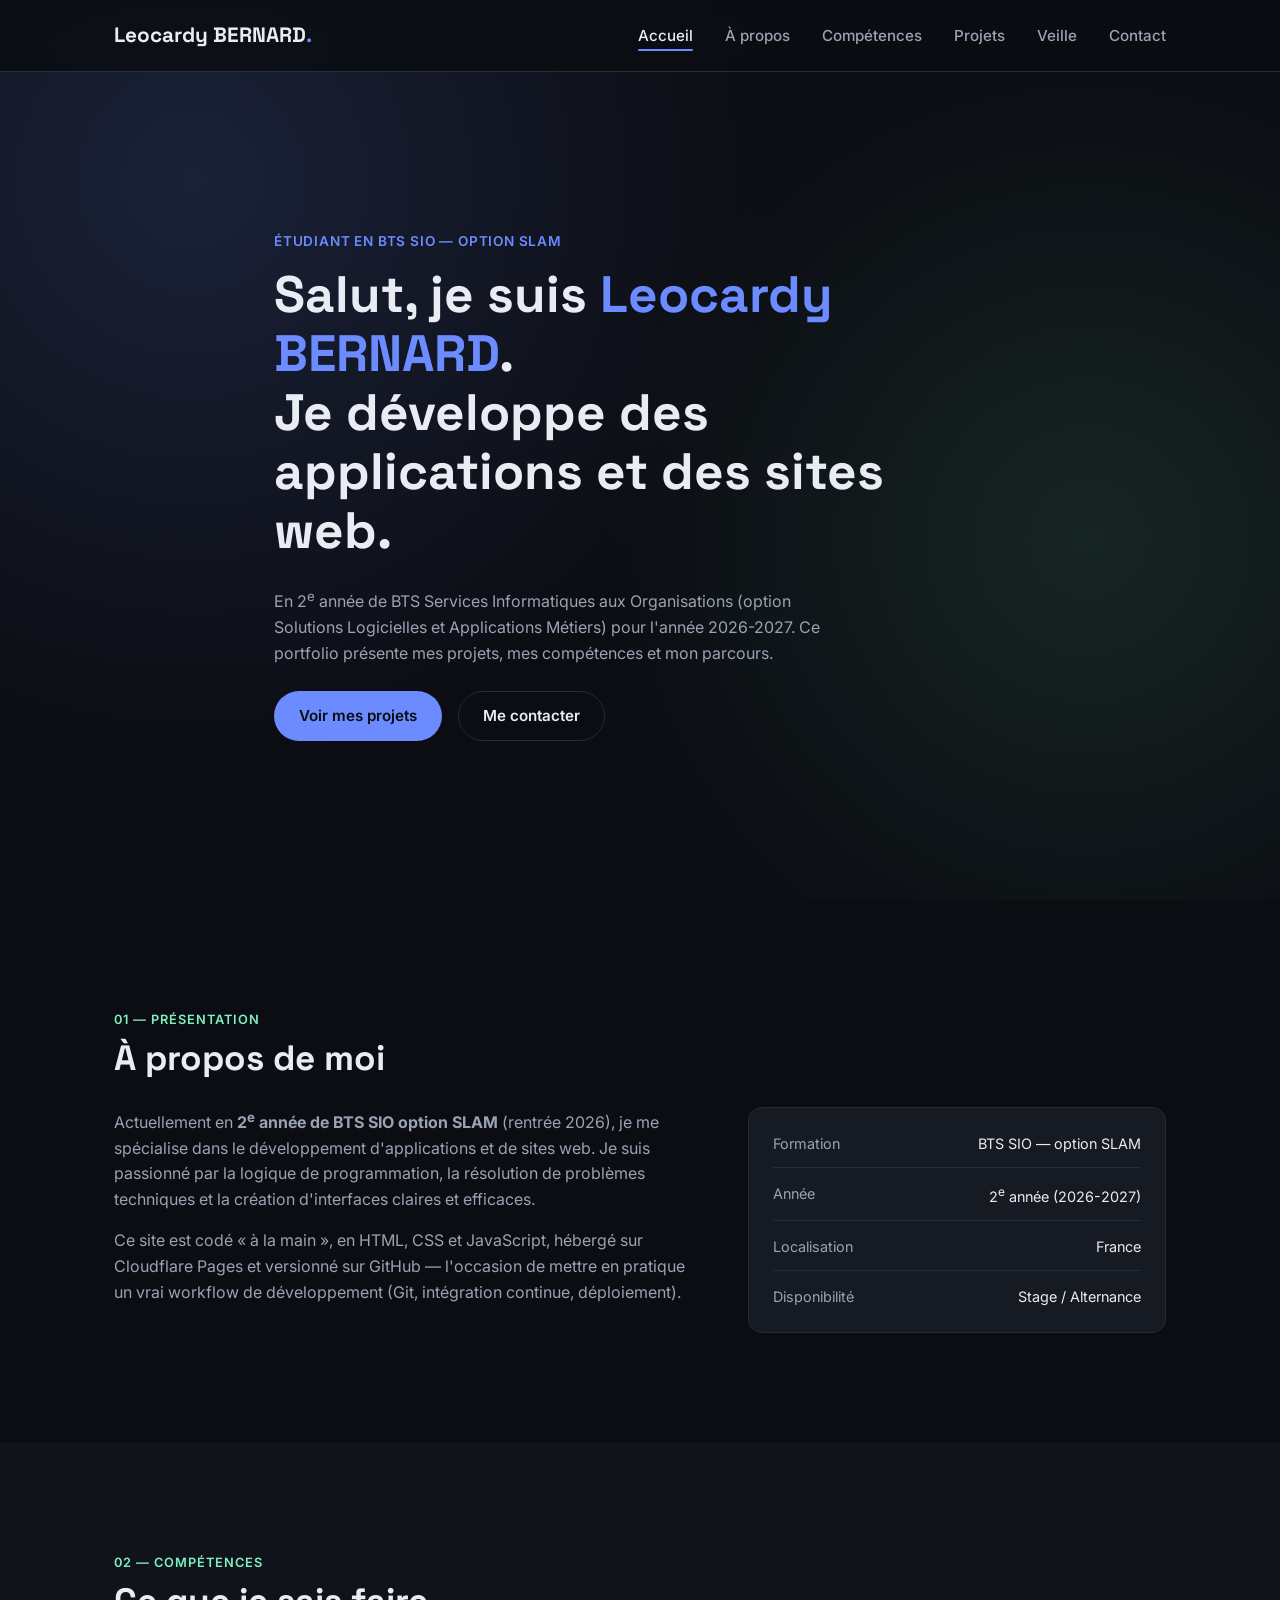
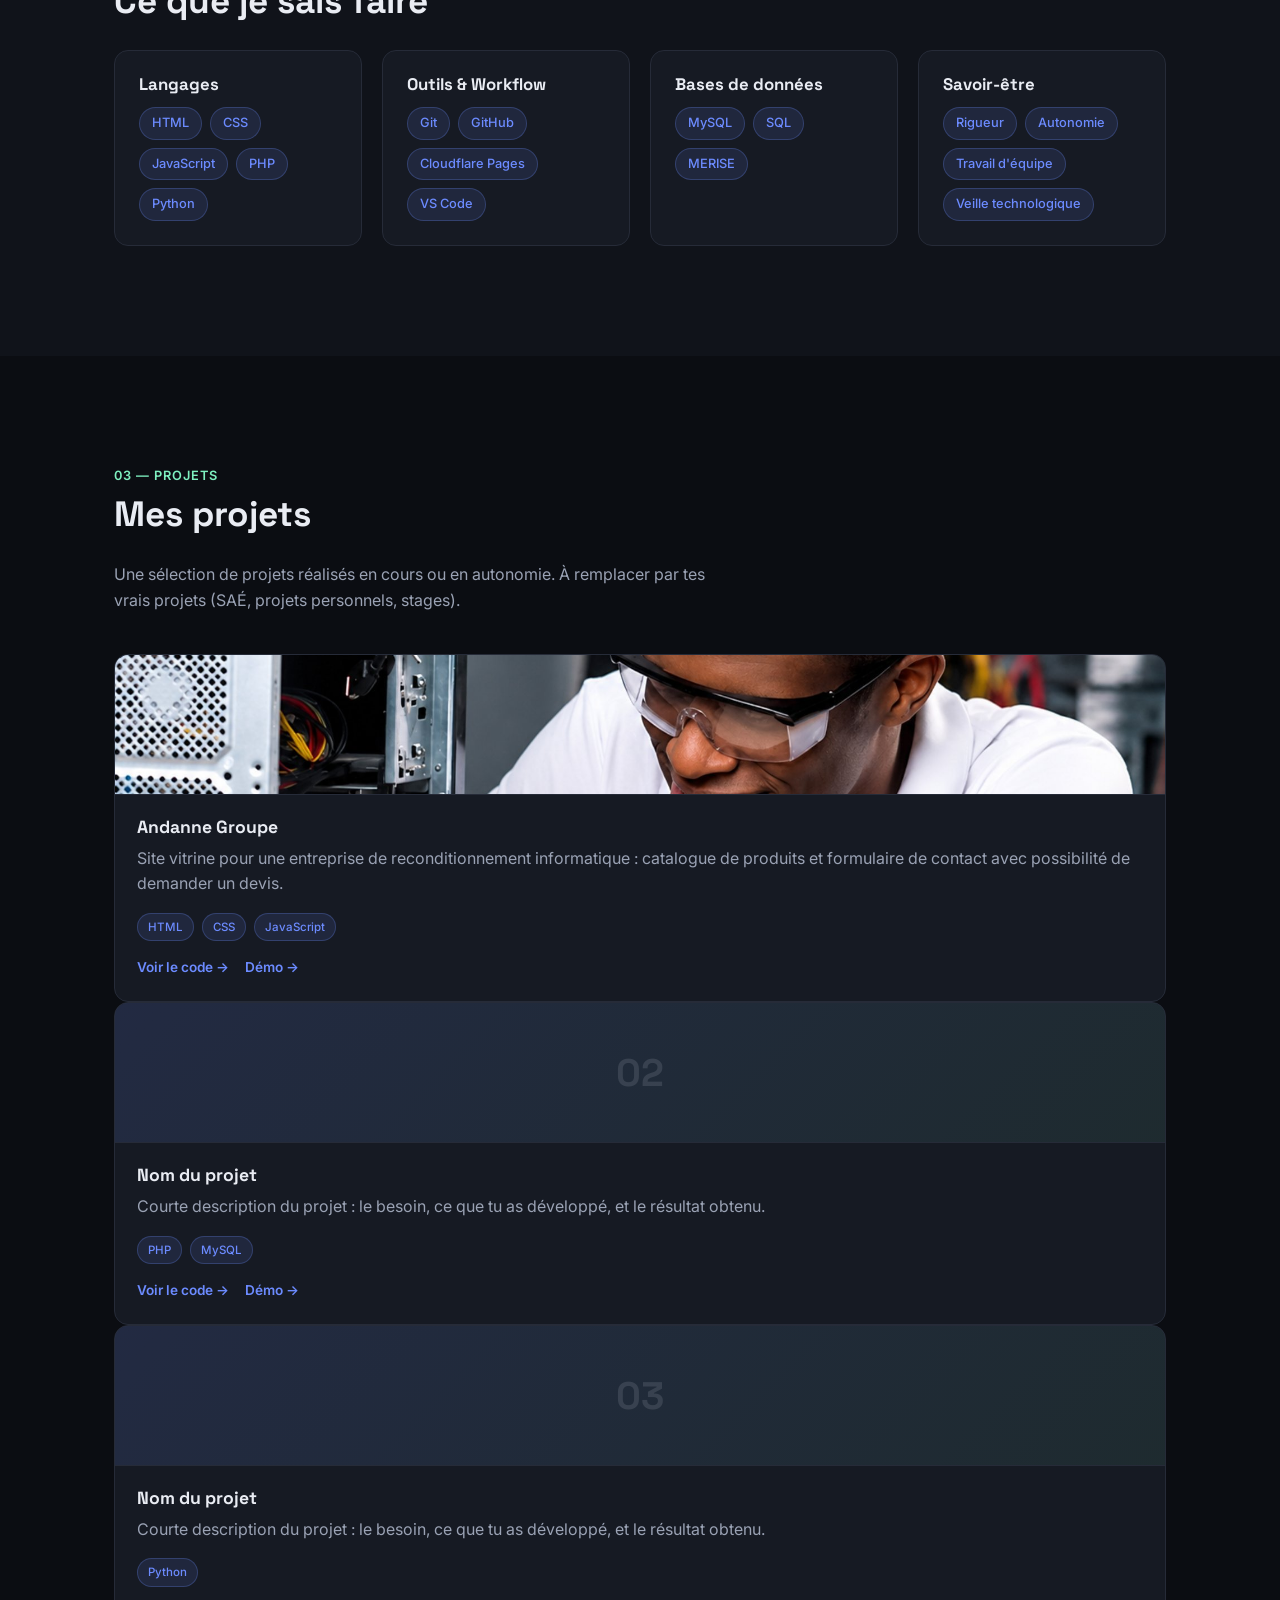
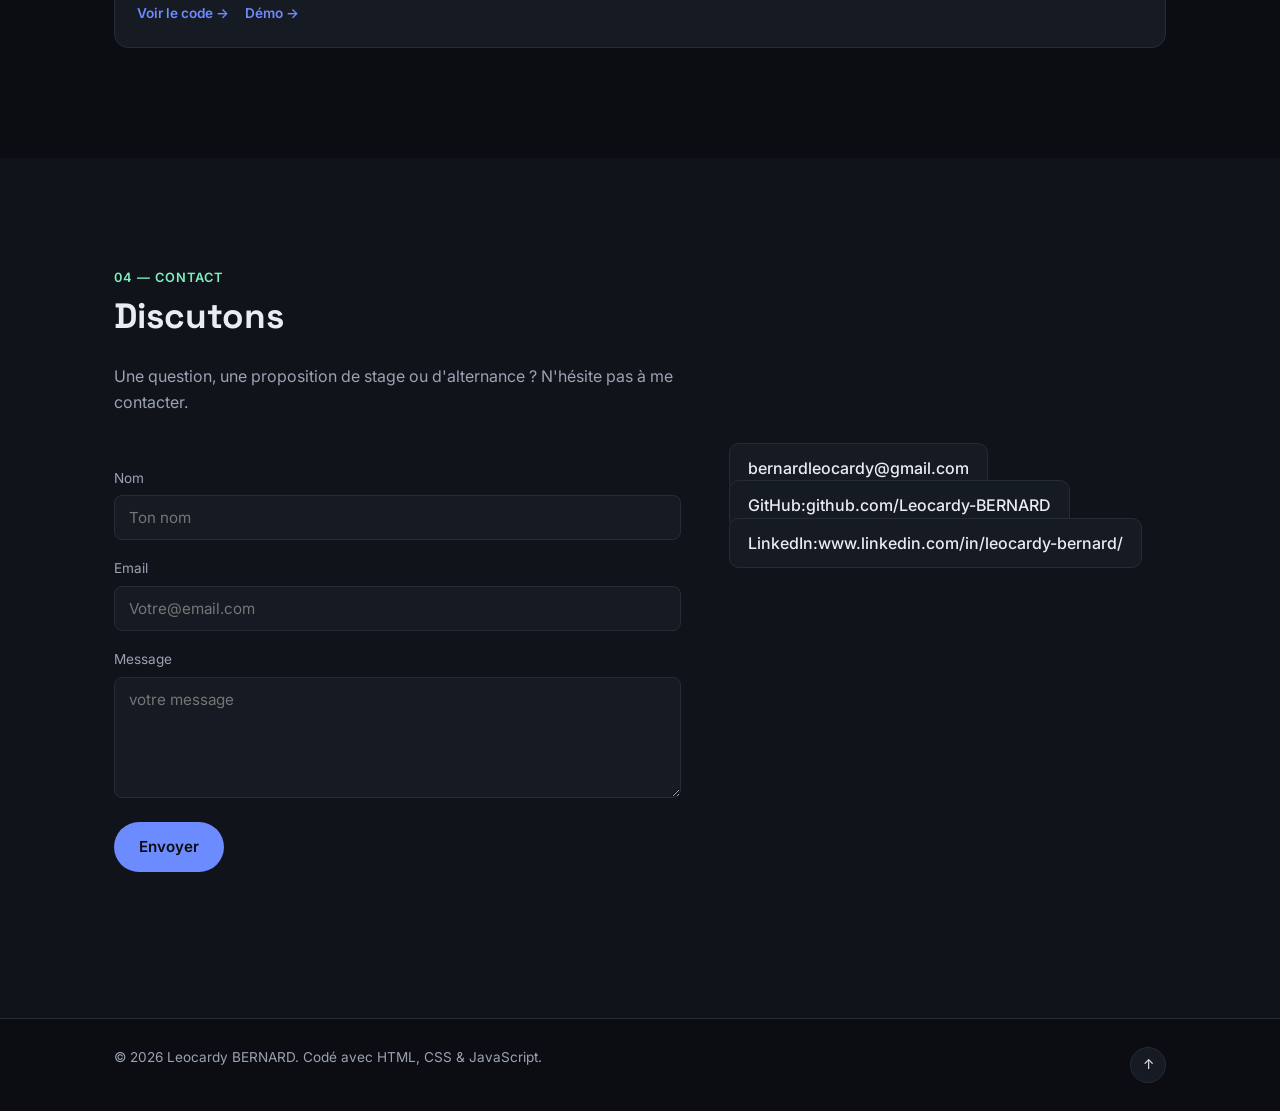
<file: index.html>
<!DOCTYPE html>
<html lang="fr">
<head>
  <meta charset="UTF-8" />
  <meta name="viewport" content="width=device-width, initial-scale=1.0" />
  <title>Leocardy BERNARD — Portfolio Développeur</title>
  <meta name="description" content="Portfolio d'Leocardy BERNARD, étudiant en BTS SIO option SLAM — projets, compétences et contact." />

  <!-- Police (Google Fonts) -->
  <link rel="preconnect" href="https://fonts.googleapis.com">
  <link rel="preconnect" href="https://fonts.gstatic.com" crossorigin>
  <link href="https://fonts.googleapis.com/css2?family=Space+Grotesk:wght@400;500;600;700&family=Inter:wght@400;500;600&display=swap" rel="stylesheet">

  <link rel="stylesheet" href="css/base.css" />
  <link rel="stylesheet" href="css/components.css" />
  <link rel="stylesheet" href="css/header.css" />
  <link rel="stylesheet" href="css/hero.css" />
  <link rel="stylesheet" href="css/about.css" />
  <link rel="stylesheet" href="css/skills.css" />
  <link rel="stylesheet" href="css/projects.css" />
  <link rel="stylesheet" href="css/contact.css" />
  <link rel="stylesheet" href="css/footer.css" />
  <link rel="icon" href="data:,">
</head>
<body>

  <!--  HEADER / NAVIGATION-->
  <header class="site-header" id="header">
    <div class="container header-inner">
      <a href="#accueil" class="logo">Leocardy BERNARD<span class="dot">.</span></a>

      <nav class="nav" id="nav">
        <ul class="nav-list">
          <li><a href="#accueil" class="nav-link">Accueil</a></li>
          <li><a href="#a-propos" class="nav-link">À propos</a></li>
          <li><a href="#competences" class="nav-link">Compétences</a></li>
          <li><a href="#projets" class="nav-link">Projets</a></li>
          <li><a href="veille.html" class="nav-link">Veille</a></li>
          <li><a href="#contact" class="nav-link">Contact</a></li>
        </ul>
      </nav>

      <button class="burger" id="burger" aria-label="Ouvrir le menu" aria-expanded="false" aria-controls="nav">
        <span></span><span></span><span></span>
      </button>
    </div>
  </header>

  <main>
    <!--  HERO / ACCUEIL -->
    <section id="accueil" class="hero">
      <div class="container hero-inner">
        <p class="eyebrow">Étudiant en BTS SIO — option SLAM</p>
        <h1>Salut, je suis <span class="accent">Leocardy BERNARD</span>.<br>Je développe des applications et des sites web.</h1>
        <p class="hero-text">
          En 2<sup>e</sup> année de BTS Services Informatiques aux Organisations (option Solutions Logicielles
          et Applications Métiers) pour l'année 2026-2027. Ce portfolio présente mes projets, mes compétences
          et mon parcours.
        </p>
        <div class="hero-actions">
          <a href="#projets" class="btn btn-primary">Voir mes projets</a>
          <a href="#contact" class="btn btn-outline">Me contacter</a>
        </div>
      </div>
    </section>

    <!--  À PROPOS-->
    <section id="a-propos" class="section">
      <div class="container">
        <p class="section-eyebrow">01 — Présentation</p>
        <h2 class="section-title">À propos de moi</h2>

        <div class="about-grid">
          <div class="about-text">
            <p>
              Actuellement en <strong>2<sup>e</sup> année de BTS SIO option SLAM</strong> (rentrée 2026),
              je me spécialise dans le développement d'applications et de sites web. Je suis passionné par la
              logique de programmation, la résolution de problèmes techniques et la création d'interfaces
              claires et efficaces.
            </p>
            <p>
              Ce site est codé « à la main », en HTML, CSS et JavaScript, hébergé sur Cloudflare Pages et
              versionné sur GitHub — l'occasion de mettre en pratique un vrai workflow de développement
              (Git, intégration continue, déploiement).
            </p>
          </div>

          <ul class="about-facts">
            <li><span class="fact-label">Formation</span><span>BTS SIO — option SLAM</span></li>
            <li><span class="fact-label">Année</span><span>2<sup>e</sup> année (2026-2027)</span></li>
            <li><span class="fact-label">Localisation</span><span>France</span></li>
            <li><span class="fact-label">Disponibilité</span><span>Stage / Alternance</span></li>
          </ul>
        </div>
      </div>
    </section>

    <!-- ===== COMPÉTENCES ===== -->
    <section id="competences" class="section section-alt">
      <div class="container">
        <p class="section-eyebrow">02 — Compétences</p>
        <h2 class="section-title">Ce que je sais faire</h2>

        <div class="skills-grid">
          <article class="skill-card">
            <h3>Langages</h3>
            <ul class="tag-list">
              <li>HTML</li>
              <li>CSS</li>
              <li>JavaScript</li>
              <li>PHP</li>
              <li>Python</li>
            </ul>
          </article>

          <article class="skill-card">
            <h3>Outils &amp; Workflow</h3>
            <ul class="tag-list">
              <li>Git</li>
              <li>GitHub</li>
              <li>Cloudflare Pages</li>
              <li>VS Code</li>
            </ul>
          </article>

          <article class="skill-card">
            <h3>Bases de données</h3>
            <ul class="tag-list">
              <li>MySQL</li>
              <li>SQL</li>
              <li>MERISE</li>
            </ul>
          </article>

          <article class="skill-card">
            <h3>Savoir-être</h3>
            <ul class="tag-list">
              <li>Rigueur</li>
              <li>Autonomie</li>
              <li>Travail d'équipe</li>
              <li>Veille technologique</li>
            </ul>
          </article>
        </div>
      </div>
    </section>

    <!-- ===== PROJETS ===== -->
    <section id="projets" class="section">
      <div class="container">
        <p class="section-eyebrow">03 — Projets</p>
        <h2 class="section-title">Mes projets</h2>
        <p class="section-intro">
          Une sélection de projets réalisés en cours ou en autonomie. À remplacer par tes vrais projets
          (SAÉ, projets personnels, stages).
        </p>

      <article class="project-card">
          <div class="project-thumb">
            <img src="images/projets/andanne-screenshot.jpg" alt="Capture d'écran du site Andanne Groupe" loading="lazy">
          </div>
          <div class="project-body">
            <h3>Andanne Groupe</h3>
            <p>Site vitrine pour une entreprise de reconditionnement informatique : catalogue de produits et formulaire de contact avec possibilité de demander un devis.</p>
            <ul class="tag-list tag-list-sm">
              <li>HTML</li>
              <li>CSS</li>
              <li>JavaScript</li>
            </ul>
            <div class="project-links">
              <a href="https://github.com/Leocardy-BERNARD/andanne" target="_blank" rel="noopener" class="link-arrow">Voir le code →</a>
              <a href="https://andanne.pages.dev" target="_blank" rel="noopener" class="link-arrow">Démo →</a>
            </div>
          </div>
        </article>

          <article class="project-card">
            <div class="project-thumb" aria-hidden="true">02</div>
            <div class="project-body">
              <h3>Nom du projet</h3>
              <p>Courte description du projet : le besoin, ce que tu as développé, et le résultat obtenu.</p>
              <ul class="tag-list tag-list-sm">
                <li>PHP</li>
                <li>MySQL</li>
              </ul>
              <div class="project-links">
                <a href="#" class="link-arrow">Voir le code →</a>
                <a href="#" class="link-arrow">Démo →</a>
              </div>
            </div>
          </article>

          <article class="project-card">
            <div class="project-thumb" aria-hidden="true">03</div>
            <div class="project-body">
              <h3>Nom du projet</h3>
              <p>Courte description du projet : le besoin, ce que tu as développé, et le résultat obtenu.</p>
              <ul class="tag-list tag-list-sm">
                <li>Python</li>
              </ul>
              <div class="project-links">
                <a href="#" class="link-arrow">Voir le code →</a>
                <a href="#" class="link-arrow">Démo →</a>
              </div>
            </div>
          </article>
        </div>
      </div>
    </section>

    <!--  CONTACT -->
    <section id="contact" class="section section-alt">
      <div class="container">
        <p class="section-eyebrow">04 — Contact</p>
        <h2 class="section-title">Discutons</h2>
        <p class="section-intro">
          Une question, une proposition de stage ou d'alternance ? N'hésite pas à me contacter.
        </p>

        <div class="contact-grid">
          <form class="contact-form" id="contact-form">
            <label for="name">Nom</label>
            <input type="text" id="name" name="name" placeholder="Ton nom" required />

            <label for="email">Email</label>
            <input type="email" id="email" name="email" placeholder="Votre@email.com" required />

            <label for="message">Message</label>
            <textarea id="message" name="message" rows="5" placeholder="votre message" required></textarea>

            <button type="submit" class="btn btn-primary">Envoyer</button>
            <p class="form-note" id="form-note"></p>
          </form>

          <ul class="contact-links">
            <li><a href="mailto:ton.email@example.com"> bernardleocardy@gmail.com</a></li>
            <li><a href="https://github.com/" target="_blank" rel="noopener">GitHub:github.com/Leocardy-BERNARD </a></li>
            <li><a href="https://www.linkedin.com/" target="_blank" rel="noopener">LinkedIn:www.linkedin.com/in/leocardy-bernard/ </a></li>
          </ul>
        </div>
      </div>
    </section>
  </main>

  <!-- FOOTER -->
  <footer class="site-footer">
    <div class="container footer-inner">
      <p>&copy; <span id="year"></span> Leocardy BERNARD. Codé avec HTML, CSS &amp; JavaScript.</p>
      <button id="back-to-top" class="back-to-top" aria-label="Retour en haut">↑</button>
    </div>
  </footer>

  <script src="js/script.js"></script>
</body>
</html>
</file>
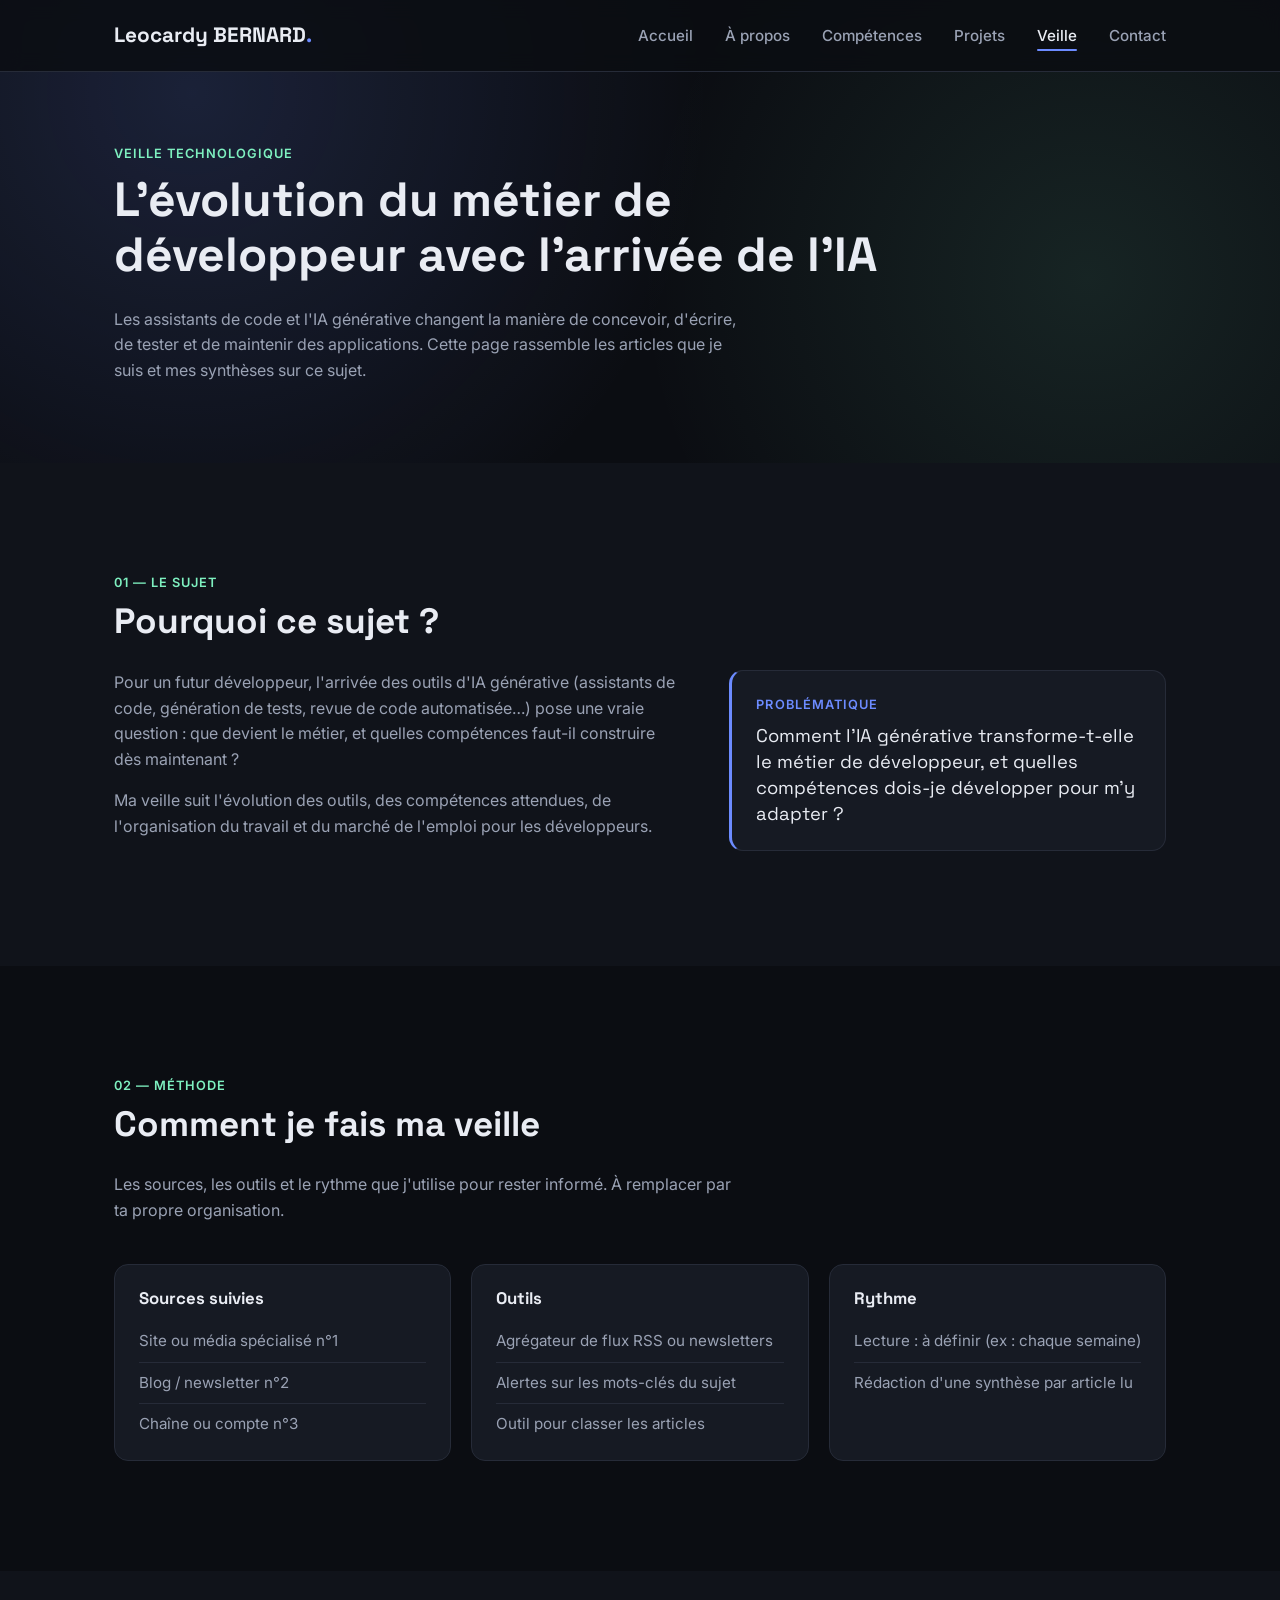
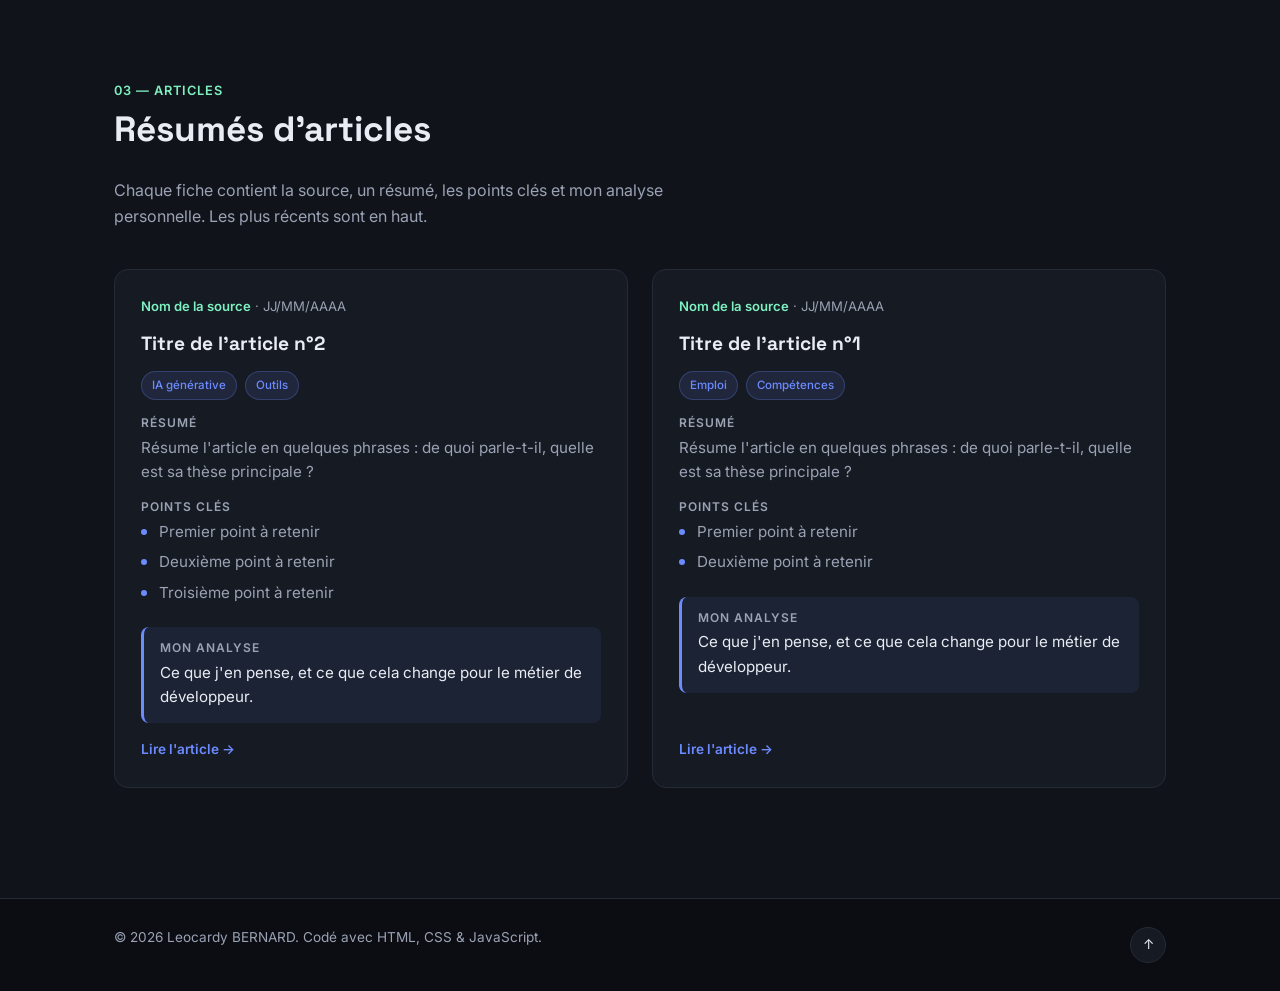
<file: veille.html>
<!DOCTYPE html>
<html lang="fr">
<head>
  <meta charset="UTF-8" />
  <meta name="viewport" content="width=device-width, initial-scale=1.0" />
  <title>Veille technologique — Leocardy BERNARD</title>
  <meta name="description" content="Veille technologique de Leocardy BERNARD (BTS SIO option SLAM) : l'évolution du métier de développeur avec l'arrivée de l'IA. Résumés d'articles et analyses." />

  <link rel="preconnect" href="https://fonts.googleapis.com">
  <link rel="preconnect" href="https://fonts.gstatic.com" crossorigin>
  <link href="https://fonts.googleapis.com/css2?family=Space+Grotesk:wght@400;500;600;700&family=Inter:wght@400;500;600&display=swap" rel="stylesheet">

  <link rel="stylesheet" href="css/base.css" />
  <link rel="stylesheet" href="css/components.css" />
  <link rel="stylesheet" href="css/header.css" />
  <link rel="stylesheet" href="css/footer.css" />
  <link rel="stylesheet" href="css/veille.css" />
  <link rel="icon" href="data:,">
</head>
<body>

  <header class="site-header" id="header">
    <div class="container header-inner">
      <a href="index.html" class="logo">Leocardy BERNARD<span class="dot">.</span></a>

      <nav class="nav" id="nav">
        <ul class="nav-list">
          <li><a href="index.html#accueil" class="nav-link">Accueil</a></li>
          <li><a href="index.html#a-propos" class="nav-link">À propos</a></li>
          <li><a href="index.html#competences" class="nav-link">Compétences</a></li>
          <li><a href="index.html#projets" class="nav-link">Projets</a></li>
          <li><a href="veille.html" class="nav-link active" aria-current="page">Veille</a></li>
          <li><a href="index.html#contact" class="nav-link">Contact</a></li>
        </ul>
      </nav>

      <button class="burger" id="burger" aria-label="Ouvrir le menu" aria-expanded="false" aria-controls="nav">
        <span></span><span></span><span></span>
      </button>
    </div>
  </header>

  <main>
    <section class="page-header">
      <div class="container">
        <p class="section-eyebrow">Veille technologique</p>
        <h1>L'évolution du métier de développeur avec l'arrivée de l'IA</h1>
        <p class="page-lead">
          Les assistants de code et l'IA générative changent la manière de concevoir, d'écrire, de tester
          et de maintenir des applications. Cette page rassemble les articles que je suis et mes synthèses
          sur ce sujet.
        </p>
      </div>
    </section>

    <section id="sujet" class="section section-alt">
      <div class="container">
        <p class="section-eyebrow">01 — Le sujet</p>
        <h2 class="section-title">Pourquoi ce sujet ?</h2>

        <div class="veille-subject">
          <div class="veille-subject-text">
            <p>
              Pour un futur développeur, l'arrivée des outils d'IA générative (assistants de code,
              génération de tests, revue de code automatisée…) pose une vraie question : que devient le
              métier, et quelles compétences faut-il construire dès maintenant ?
            </p>
            <p>
              Ma veille suit l'évolution des outils, des compétences attendues, de l'organisation du
              travail et du marché de l'emploi pour les développeurs.
            </p>
          </div>

          <aside class="veille-question">
            <p class="veille-question-label">Problématique</p>
            <p class="veille-question-text">
              Comment l'IA générative transforme-t-elle le métier de développeur, et quelles compétences
              dois-je développer pour m'y adapter ?
            </p>
          </aside>
        </div>
      </div>
    </section>

    <section id="methode" class="section">
      <div class="container">
        <p class="section-eyebrow">02 — Méthode</p>
        <h2 class="section-title">Comment je fais ma veille</h2>
        <p class="section-intro">
          Les sources, les outils et le rythme que j'utilise pour rester informé. À remplacer par ta
          propre organisation.
        </p>

        <div class="veille-method-grid">
          <article class="veille-method-card">
            <h3>Sources suivies</h3>
            <ul class="veille-plain-list">
              <li>Site ou média spécialisé n°1</li>
              <li>Blog / newsletter n°2</li>
              <li>Chaîne ou compte n°3</li>
            </ul>
          </article>

          <article class="veille-method-card">
            <h3>Outils</h3>
            <ul class="veille-plain-list">
              <li>Agrégateur de flux RSS ou newsletters</li>
              <li>Alertes sur les mots-clés du sujet</li>
              <li>Outil pour classer les articles</li>
            </ul>
          </article>

          <article class="veille-method-card">
            <h3>Rythme</h3>
            <ul class="veille-plain-list">
              <li>Lecture : à définir (ex : chaque semaine)</li>
              <li>Rédaction d'une synthèse par article lu</li>
            </ul>
          </article>
        </div>
      </div>
    </section>

    <section id="articles" class="section section-alt">
      <div class="container">
        <p class="section-eyebrow">03 — Articles</p>
        <h2 class="section-title">Résumés d'articles</h2>
        <p class="section-intro">
          Chaque fiche contient la source, un résumé, les points clés et mon analyse personnelle. Les plus
          récents sont en haut.
        </p>

        <div class="veille-list">

          <article class="veille-card">
            <p class="veille-meta">
              <span class="veille-source">Nom de la source</span> · <time>JJ/MM/AAAA</time>
            </p>
            <h3>Titre de l'article n°2</h3>
            <ul class="tag-list tag-list-sm">
              <li>IA générative</li>
              <li>Outils</li>
            </ul>
            <div class="veille-block">
              <h4>Résumé</h4>
              <p>Résume l'article en quelques phrases : de quoi parle-t-il, quelle est sa thèse principale ?</p>
            </div>
            <div class="veille-block">
              <h4>Points clés</h4>
              <ul class="veille-points">
                <li>Premier point à retenir</li>
                <li>Deuxième point à retenir</li>
                <li>Troisième point à retenir</li>
              </ul>
            </div>
            <div class="veille-block veille-analysis">
              <h4>Mon analyse</h4>
              <p>Ce que j'en pense, et ce que cela change pour le métier de développeur.</p>
            </div>
            <a href="#" target="_blank" rel="noopener" class="veille-link">Lire l'article →</a>
          </article>

          <article class="veille-card">
            <p class="veille-meta">
              <span class="veille-source">Nom de la source</span> · <time>JJ/MM/AAAA</time>
            </p>
            <h3>Titre de l'article n°1</h3>
            <ul class="tag-list tag-list-sm">
              <li>Emploi</li>
              <li>Compétences</li>
            </ul>
            <div class="veille-block">
              <h4>Résumé</h4>
              <p>Résume l'article en quelques phrases : de quoi parle-t-il, quelle est sa thèse principale ?</p>
            </div>
            <div class="veille-block">
              <h4>Points clés</h4>
              <ul class="veille-points">
                <li>Premier point à retenir</li>
                <li>Deuxième point à retenir</li>
              </ul>
            </div>
            <div class="veille-block veille-analysis">
              <h4>Mon analyse</h4>
              <p>Ce que j'en pense, et ce que cela change pour le métier de développeur.</p>
            </div>
            <a href="#" target="_blank" rel="noopener" class="veille-link">Lire l'article →</a>
          </article>

        </div>
      </div>
    </section>
  </main>

  <footer class="site-footer">
    <div class="container footer-inner">
      <p>&copy; <span id="year"></span> Leocardy BERNARD. Codé avec HTML, CSS &amp; JavaScript.</p>
      <button id="back-to-top" class="back-to-top" aria-label="Retour en haut">↑</button>
    </div>
  </footer>

  <script src="js/script.js"></script>
</body>
</html>
</file>
<file: css/base.css>
/* base.css — Variables, reset, typographie de base, layout
   Ce fichier doit être chargé EN PREMIER : les autres fichiers
   CSS utilisent les variables définies ici (--color-accent, etc.) */

:root {
  /* Couleurs */
  --color-bg: #0b0d12;
  --color-bg-alt: #10131a;
  --color-surface: #161a23;
  --color-border: #262b38;
  --color-text: #e9ecf3;
  --color-text-muted: #9aa2b4;
  --color-accent: #6c8bff;
  --color-accent-2: #7ef0c0;

  /* Typo */
  --font-heading: "Space Grotesk", "Inter", system-ui, sans-serif;
  --font-body: "Inter", system-ui, -apple-system, sans-serif;

  /* Layout */
  --max-width: 1100px;
  --radius: 14px;
  --header-h: 72px;
}

/*  Reset */
*, *::before, *::after { box-sizing: border-box; }
html { scroll-behavior: smooth; }

body {
  margin: 0;
  font-family: var(--font-body);
  background: var(--color-bg);
  color: var(--color-text);
  line-height: 1.6;
  -webkit-font-smoothing: antialiased;
}

h1, h2, h3, h4 {
  font-family: var(--font-heading);
  line-height: 1.15;
  margin: 0 0 0.5em;
}

p { margin: 0 0 1em; color: var(--color-text-muted); }
a { color: inherit; text-decoration: none; }
ul { list-style: none; margin: 0; padding: 0; }
img { max-width: 100%; display: block; }
button { font: inherit; cursor: pointer; }

.container {
  max-width: var(--max-width);
  margin: 0 auto;
  padding: 0 24px;
}

/* Structure générique des sections 
   Utilisée par : À propos, Compétences, Projets, Contact
   (chacune de ces sections a sa propre feuille CSS pour son
   contenu spécifique, mais elles partagent cette base commune) */

.section { padding: 110px 0; }
.section-alt { background: var(--color-bg-alt); }

.section-eyebrow {
  color: var(--color-accent-2);
  font-weight: 600;
  font-size: 0.8rem;
  letter-spacing: 0.08em;
  text-transform: uppercase;
  margin-bottom: 0.6em;
}

.section-title {
  font-size: clamp(1.6rem, 3.5vw, 2.2rem);
  margin-bottom: 0.8em;
}

.section-intro {
  max-width: 620px;
  margin-bottom: 2.5em;
}

/* Responsive global */
@media (max-width: 720px) {
  .section { padding: 72px 0; }
}
</file>
<file: css/components.css>
/* components.css — Éléments réutilisés dans plusieurs sections
   (boutons, badges de tags) — dépend de base.css */

/* Boutons */
.btn {
  display: inline-flex;
  align-items: center;
  gap: 8px;
  padding: 12px 24px;
  border-radius: 999px;
  font-weight: 600;
  font-size: 0.95rem;
  transition: transform 0.15s ease, background 0.2s ease, border-color 0.2s ease;
  border: 1px solid transparent;
}
.btn:hover { transform: translateY(-2px); }

.btn-primary {
  background: var(--color-accent);
  color: #0b0d12;
}
.btn-primary:hover { background: #83a0ff; }

.btn-outline {
  border-color: var(--color-border);
  color: var(--color-text);
}
.btn-outline:hover { border-color: var(--color-accent); }

/* Badges / tags */
.tag-list {
  display: flex;
  flex-wrap: wrap;
  gap: 8px;
}
.tag-list li {
  background: rgba(108, 139, 255, 0.12);
  color: var(--color-accent);
  border: 1px solid rgba(108, 139, 255, 0.25);
  border-radius: 999px;
  padding: 5px 12px;
  font-size: 0.8rem;
  font-weight: 500;
}
.tag-list-sm li { font-size: 0.72rem; padding: 4px 10px; }

/*  Animations d'apparition au scroll */
.reveal {
  opacity: 0;
  transform: translateY(16px);
  transition: opacity 0.6s ease, transform 0.6s ease;
}
.reveal.is-visible {
  opacity: 1;
  transform: translateY(0);
}
</file>
<file: css/header.css>
/* header.css — En-tête + navigation + menu burger mobile */

.site-header {
  position: fixed;
  top: 0; left: 0; right: 0;
  height: var(--header-h);
  display: flex;
  align-items: center;
  background: rgba(11, 13, 18, 0.85);
  backdrop-filter: blur(10px);
  border-bottom: 1px solid var(--color-border);
  z-index: 100;
}

.header-inner {
  display: flex;
  align-items: center;
  justify-content: space-between;
  width: 100%;
}

.logo {
  font-family: var(--font-heading);
  font-weight: 700;
  font-size: 1.3rem;
}
.logo .dot { color: var(--color-accent); }

.nav-list {
  display: flex;
  gap: 32px;
}

.nav-link {
  font-size: 0.95rem;
  font-weight: 500;
  color: var(--color-text-muted);
  transition: color 0.2s ease;
  position: relative;
}
.nav-link:hover,
.nav-link.active {
  color: var(--color-text);
}
.nav-link.active::after {
  content: "";
  position: absolute;
  left: 0; bottom: -6px;
  width: 100%;
  height: 2px;
  background: var(--color-accent);
  border-radius: 2px;
}

.burger {
  display: none;
  flex-direction: column;
  gap: 5px;
  background: none;
  border: none;
  padding: 8px;
}
.burger span {
  width: 22px;
  height: 2px;
  background: var(--color-text);
  border-radius: 2px;
  transition: transform 0.25s ease, opacity 0.25s ease;
}
.burger[aria-expanded="true"] span:nth-child(1) { transform: translateY(7px) rotate(45deg); }
.burger[aria-expanded="true"] span:nth-child(2) { opacity: 0; }
.burger[aria-expanded="true"] span:nth-child(3) { transform: translateY(-7px) rotate(-45deg); }

/*  Responsive : menu mobile */
@media (max-width: 720px) {
  .nav {
    position: fixed;
    top: var(--header-h); left: 0; right: 0;
    background: var(--color-bg);
    border-bottom: 1px solid var(--color-border);
    transform: translateY(-150%);
    transition: transform 0.25s ease;
  }
  .nav.is-open { transform: translateY(0); }
  .nav-list { flex-direction: column; gap: 0; padding: 8px 24px 20px; }
  .nav-list li { border-bottom: 1px solid var(--color-border); }
  .nav-list a { display: block; padding: 14px 0; }
  .burger { display: flex; }
}
</file>
<file: css/hero.css>
/*hero.css — Section Accueil (le grand titre d'introduction)*/

.hero {
  min-height: 100vh;
  display: flex;
  align-items: center;
  padding-top: var(--header-h);
  background:
    radial-gradient(circle at 15% 20%, rgba(108, 139, 255, 0.16), transparent 45%),
    radial-gradient(circle at 85% 60%, rgba(126, 240, 192, 0.10), transparent 40%);
}

.hero-inner { max-width: 780px; }

.eyebrow {
  color: var(--color-accent);
  font-weight: 600;
  font-size: 0.85rem;
  letter-spacing: 0.06em;
  text-transform: uppercase;
  margin-bottom: 1em;
}

.hero h1 {
  font-size: clamp(2rem, 5vw, 3.2rem);
  font-weight: 700;
}
.accent { color: var(--color-accent); }

.hero-text { max-width: 560px; }

.hero-actions {
  display: flex;
  gap: 16px;
  margin-top: 1.5em;
  flex-wrap: wrap;
}
</file>
<file: css/about.css>
/* about.css — Section À propos*/

.about-grid {
  display: grid;
  grid-template-columns: 1.4fr 1fr;
  gap: 48px;
  align-items: start;
}

.about-facts {
  display: grid;
  gap: 14px;
  background: var(--color-surface);
  border: 1px solid var(--color-border);
  border-radius: var(--radius);
  padding: 24px;
}
.about-facts li {
  display: flex;
  justify-content: space-between;
  gap: 12px;
  font-size: 0.9rem;
  padding-bottom: 12px;
  border-bottom: 1px solid var(--color-border);
}
.about-facts li:last-child { border-bottom: none; padding-bottom: 0; }
.fact-label { color: var(--color-text-muted); }

/* ---------- Responsive ---------- */
@media (max-width: 860px) {
  .about-grid { grid-template-columns: 1fr; }
}
</file>
<file: css/skills.css>
/* skills.css — Section Compétences*/

.skills-grid {
  display: grid;
  grid-template-columns: repeat(auto-fit, minmax(220px, 1fr));
  gap: 20px;
}

.skill-card {
  background: var(--color-surface);
  border: 1px solid var(--color-border);
  border-radius: var(--radius);
  padding: 24px;
}
.skill-card h3 {
  font-size: 1.05rem;
  margin-bottom: 0.8em;
}
</file>
<file: css/projects.css>
/*projects.css — Section Projets */

.projects-grid {
  display: grid;
  grid-template-columns: repeat(auto-fit, minmax(280px, 1fr));
  gap: 24px;
}

.project-card {
  background: var(--color-surface);
  border: 1px solid var(--color-border);
  border-radius: var(--radius);
  overflow: hidden;
  transition: transform 0.2s ease, border-color 0.2s ease;
}
.project-card:hover {
  transform: translateY(-4px);
  border-color: var(--color-accent);
}

.project-thumb {
  height: 140px;
  display: flex;
  align-items: center;
  justify-content: center;
  font-family: var(--font-heading);
  font-size: 2.4rem;
  font-weight: 700;
  color: rgba(233, 236, 243, 0.12);
  background:
    linear-gradient(135deg, rgba(108, 139, 255, 0.14), rgba(126, 240, 192, 0.08));
  border-bottom: 1px solid var(--color-border);
}

/* Capture d'écran d'un projet (ex : Andanne Groupe) affichée
   dans le cadre .project-thumb au lieu du numéro placeholder */
.project-thumb img {
  width: 100%;
  height: 100%;
  object-fit: cover;
  display: block;
}

.project-body { padding: 22px; }
.project-body h3 { font-size: 1.1rem; }

.project-links {
  display: flex;
  gap: 16px;
  margin-top: 1em;
}
.link-arrow {
  font-size: 0.85rem;
  font-weight: 600;
  color: var(--color-accent);
  transition: opacity 0.2s ease;
}
.link-arrow:hover { opacity: 0.75; }
</file>
<file: css/contact.css>
/* contact.css — Section Contact */

.contact-grid {
  display: grid;
  grid-template-columns: 1.3fr 1fr;
  gap: 48px;
}

.contact-form {
  display: flex;
  flex-direction: column;
  gap: 6px;
}
.contact-form label {
  font-size: 0.85rem;
  color: var(--color-text-muted);
  margin-top: 12px;
}
.contact-form input,
.contact-form textarea {
  background: var(--color-surface);
  border: 1px solid var(--color-border);
  border-radius: 8px;
  padding: 12px 14px;
  color: var(--color-text);
  font-family: inherit;
  font-size: 0.95rem;
  resize: vertical;
}
.contact-form input:focus,
.contact-form textarea:focus {
  outline: none;
  border-color: var(--color-accent);
}
.contact-form .btn { margin-top: 18px; align-self: flex-start; }

.form-note {
  font-size: 0.85rem;
  color: var(--color-accent-2);
  min-height: 1.2em;
}

.contact-links {
  display: flex;
  flex-direction: column;
  gap: 12px;
  align-self: start;
}
.contact-links a {
  padding: 14px 18px;
  background: var(--color-surface);
  border: 1px solid var(--color-border);
  border-radius: 10px;
  font-weight: 500;
  transition: border-color 0.2s ease;
}
.contact-links a:hover { border-color: var(--color-accent); }

/* Responsive */
@media (max-width: 860px) {
  .contact-grid { grid-template-columns: 1fr; }
}
</file>
<file: css/footer.css>
/* footer.css — Pied de page */

.site-footer {
  border-top: 1px solid var(--color-border);
  padding: 28px 0;
}
.footer-inner {
  display: flex;
  align-items: center;
  justify-content: space-between;
  font-size: 0.85rem;
  color: var(--color-text-muted);
}
.back-to-top {
  background: var(--color-surface);
  border: 1px solid var(--color-border);
  color: var(--color-text);
  width: 36px;
  height: 36px;
  border-radius: 50%;
}
</file>
<file: css/veille.css>
.page-header {
  padding: calc(var(--header-h) + 72px) 0 64px;
  background:
    radial-gradient(circle at 15% 20%, rgba(108, 139, 255, 0.16), transparent 45%),
    radial-gradient(circle at 85% 60%, rgba(126, 240, 192, 0.10), transparent 40%);
}

.page-header h1 {
  font-size: clamp(1.9rem, 4.5vw, 3rem);
  font-weight: 700;
  max-width: 820px;
}

.page-lead { max-width: 640px; }

.veille-subject {
  display: grid;
  grid-template-columns: 1.3fr 1fr;
  gap: 48px;
  align-items: start;
}

.veille-question {
  background: var(--color-surface);
  border: 1px solid var(--color-border);
  border-left: 3px solid var(--color-accent);
  border-radius: var(--radius);
  padding: 24px;
}
.veille-question-label {
  color: var(--color-accent);
  font-size: 0.8rem;
  font-weight: 600;
  letter-spacing: 0.08em;
  text-transform: uppercase;
  margin-bottom: 0.6em;
}
.veille-question-text {
  color: var(--color-text);
  font-family: var(--font-heading);
  font-size: 1.15rem;
  line-height: 1.4;
  margin: 0;
}

.veille-method-grid {
  display: grid;
  grid-template-columns: repeat(auto-fit, minmax(240px, 1fr));
  gap: 20px;
}

.veille-method-card {
  background: var(--color-surface);
  border: 1px solid var(--color-border);
  border-radius: var(--radius);
  padding: 24px;
}
.veille-method-card h3 {
  font-size: 1.05rem;
  margin-bottom: 0.8em;
}

.veille-plain-list li {
  color: var(--color-text-muted);
  font-size: 0.95rem;
  padding: 8px 0;
  border-bottom: 1px solid var(--color-border);
}
.veille-plain-list li:last-child { border-bottom: none; padding-bottom: 0; }

.veille-list {
  display: grid;
  grid-template-columns: repeat(auto-fit, minmax(min(100%, 440px), 1fr));
  gap: 24px;
}

.veille-card {
  display: flex;
  flex-direction: column;
  gap: 16px;
  background: var(--color-surface);
  border: 1px solid var(--color-border);
  border-radius: var(--radius);
  padding: 26px;
  transition: border-color 0.2s ease;
}
.veille-card:hover { border-color: var(--color-accent); }

.veille-meta {
  font-size: 0.82rem;
  color: var(--color-text-muted);
  margin: 0;
}
.veille-source {
  color: var(--color-accent-2);
  font-weight: 600;
}

.veille-card h3 {
  font-size: 1.2rem;
  margin: 0;
}

.veille-block h4 {
  font-family: var(--font-body);
  font-size: 0.75rem;
  font-weight: 600;
  letter-spacing: 0.08em;
  text-transform: uppercase;
  color: var(--color-text-muted);
  margin-bottom: 0.5em;
}
.veille-block p { margin: 0; font-size: 0.95rem; }

.veille-points li {
  position: relative;
  padding-left: 18px;
  margin-bottom: 6px;
  color: var(--color-text-muted);
  font-size: 0.95rem;
}
.veille-points li::before {
  content: "";
  position: absolute;
  left: 0;
  top: 0.6em;
  width: 6px;
  height: 6px;
  border-radius: 50%;
  background: var(--color-accent);
}

.veille-analysis {
  background: rgba(108, 139, 255, 0.08);
  border-left: 3px solid var(--color-accent);
  border-radius: 8px;
  padding: 14px 16px;
}
.veille-analysis p { color: var(--color-text); }

.veille-link {
  margin-top: auto;
  align-self: flex-start;
  font-size: 0.85rem;
  font-weight: 600;
  color: var(--color-accent);
  transition: opacity 0.2s ease;
}
.veille-link:hover { opacity: 0.75; }

@media (max-width: 860px) {
  .veille-subject { grid-template-columns: 1fr; }
}

@media (max-width: 720px) {
  .page-header { padding: calc(var(--header-h) + 48px) 0 40px; }
  .veille-card { padding: 20px; }
}
</file>
